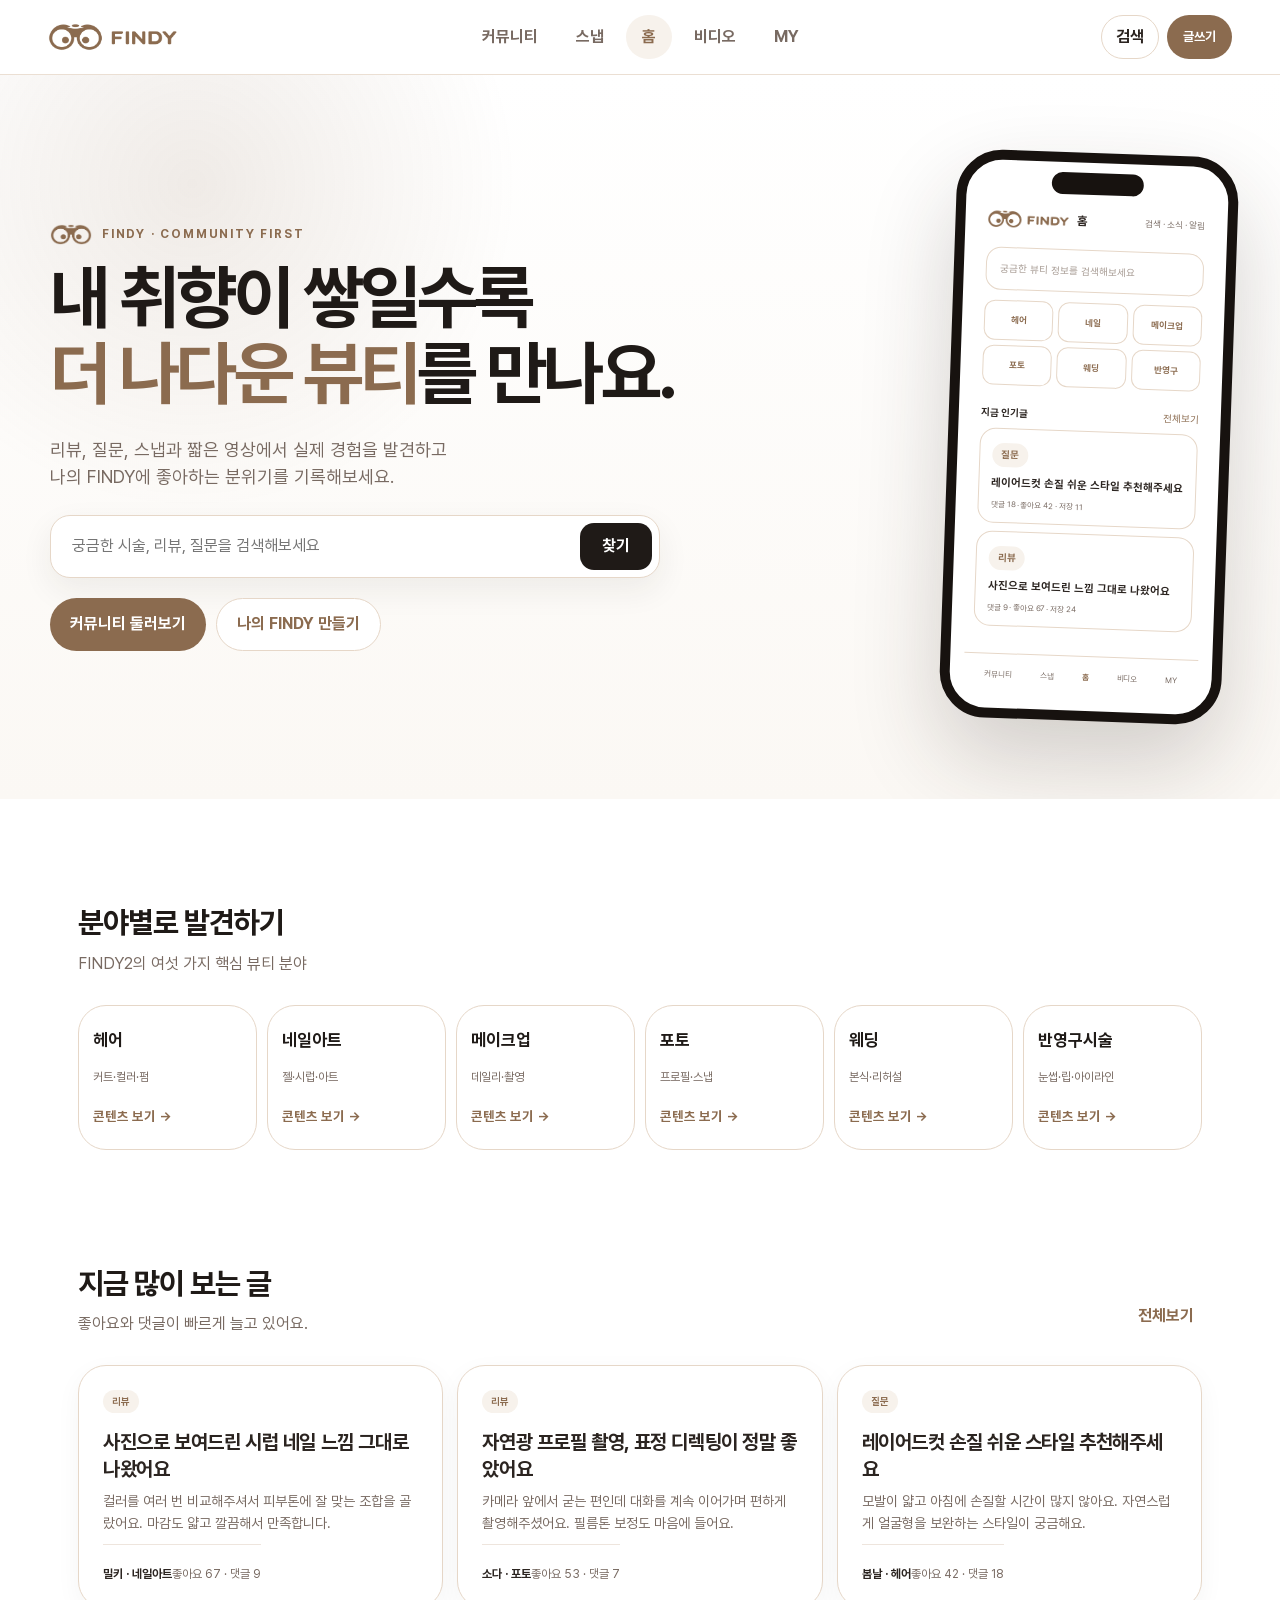
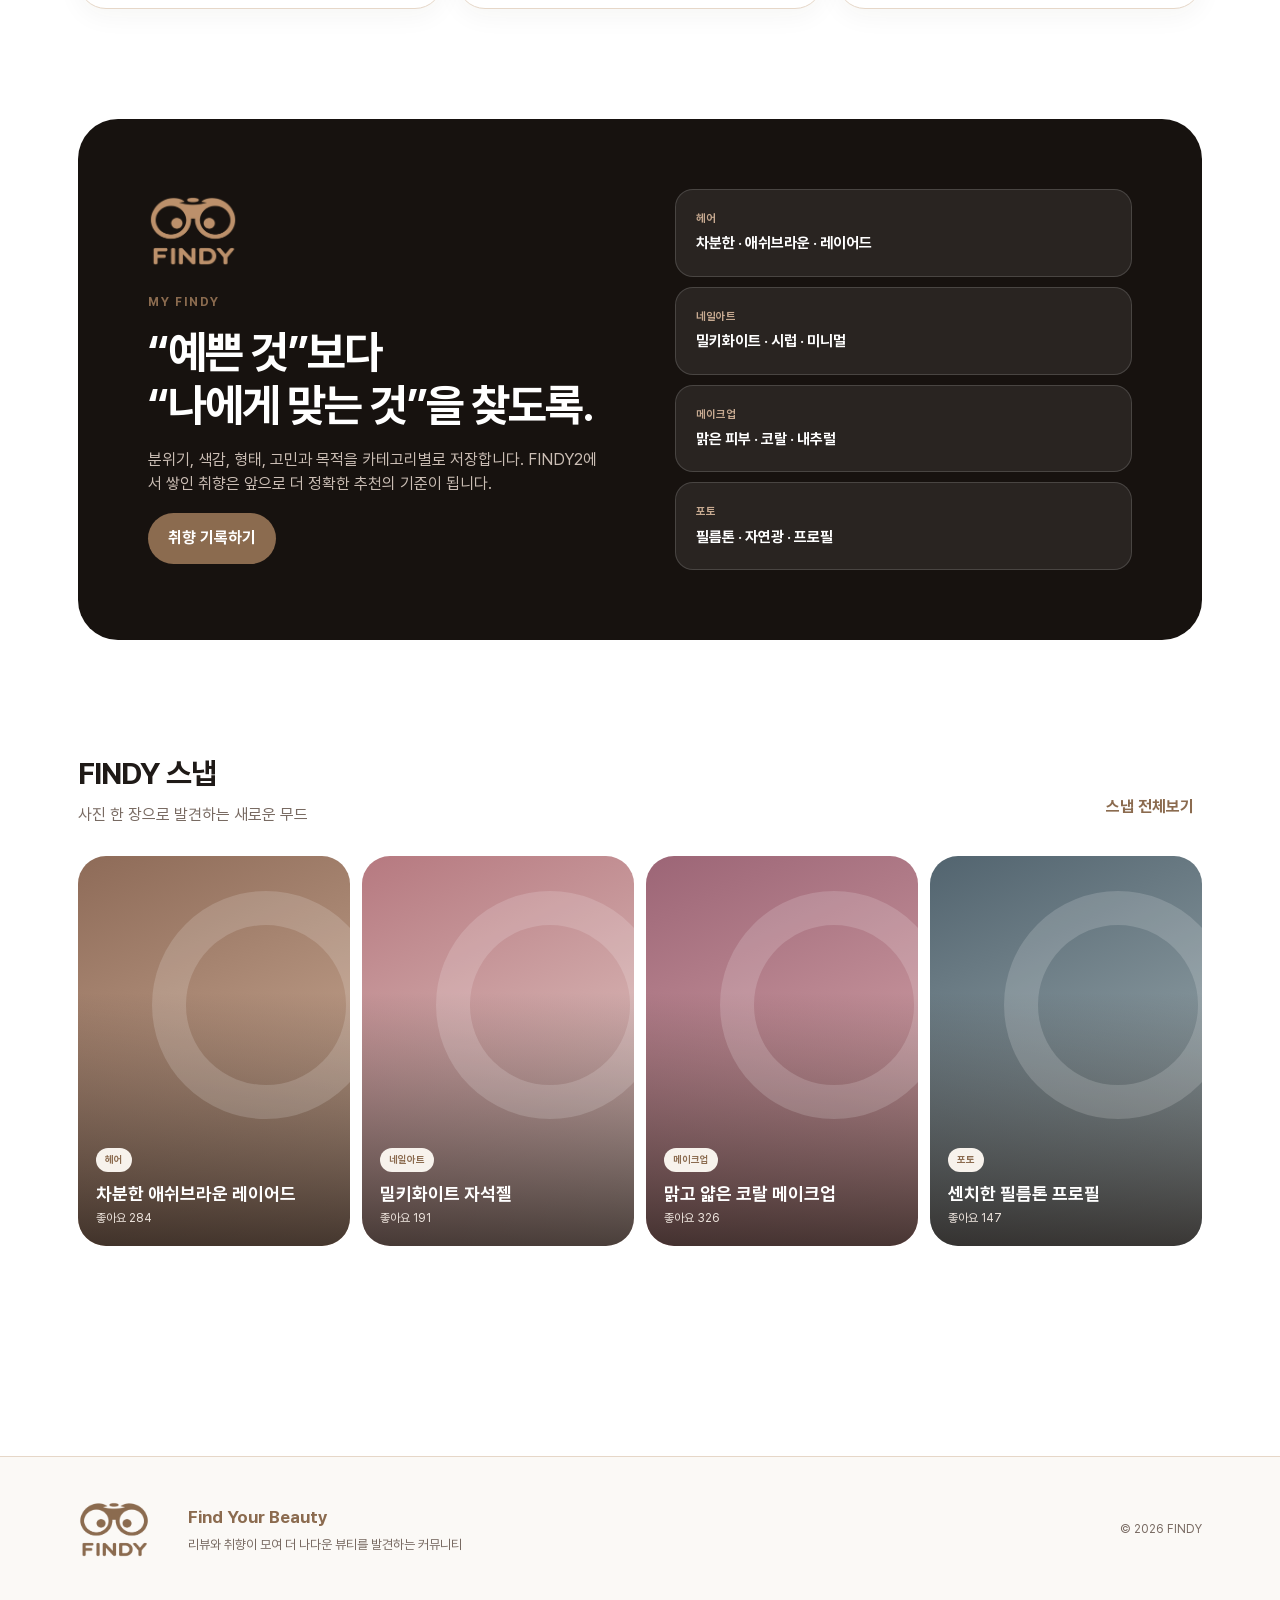
<file: web/index.html>
<!doctype html>
<html lang="ko">
<head>
  <meta charset="utf-8">
  <meta name="viewport" content="width=device-width, initial-scale=1">
  <meta name="theme-color" content="#8b6b4f">
  <meta name="description" content="FINDY2 — 리뷰, 질문, 스냅, 비디오로 취향을 발견하는 뷰티 커뮤니티">
  <title>FINDY2 — Find Your Beauty</title>
  <link rel="icon" href="../assets/164,120,100/transparent/app_logo.png">
  <link rel="stylesheet" href="styles.css?v=20260625">
</head>
<body>
  <a class="skip-link" href="#app-main">본문 바로가기</a>

  <header class="site-header">
    <div class="header-inner">
      <button class="mobile-menu" id="mobile-menu" type="button" aria-label="메뉴 열기">메뉴</button>
      <a class="brand" href="#home" data-route="home" aria-label="FINDY 홈">
        <img src="../assets/app_logo/app_findy_logo_horizontal.png" alt="FINDY">
      </a>
      <nav class="top-nav" id="top-nav" aria-label="주요 메뉴">
        <button type="button" data-route="community">커뮤니티</button>
        <button type="button" data-route="snap">스냅</button>
        <button type="button" class="active" data-route="home">홈</button>
        <button type="button" data-route="video">비디오</button>
        <button type="button" data-route="my">MY</button>
      </nav>
      <div class="header-actions">
        <button class="icon-button" id="search-open" type="button" aria-label="검색 열기">검색</button>
        <button class="primary-button small" id="write-open" type="button">글쓰기</button>
      </div>
    </div>
  </header>

  <main id="app-main">
    <section class="view active" id="view-home" data-view="home">
      <div class="home-hero">
        <div class="hero-copy">
          <div class="hero-brand-line">
            <img src="../assets/app_logo/app_findy_logo_mark.png" alt="">
            <p class="hero-label">FINDY · COMMUNITY FIRST</p>
          </div>
          <h1>내 취향이 쌓일수록<br><em>더 나다운 뷰티</em>를 만나요.</h1>
          <p>리뷰, 질문, 스냅과 짧은 영상에서 실제 경험을 발견하고<br class="desktop-only"> 나의 FINDY에 좋아하는 분위기를 기록해보세요.</p>
          <form class="hero-search" id="hero-search">
            <label class="sr-only" for="hero-search-input">통합 검색</label>
            <input id="hero-search-input" type="search" placeholder="궁금한 시술, 리뷰, 질문을 검색해보세요">
            <button type="submit">찾기</button>
          </form>
          <div class="hero-actions">
            <button class="primary-button" type="button" data-route="community">커뮤니티 둘러보기</button>
            <button class="secondary-button" type="button" data-route="my-findy">나의 FINDY 만들기</button>
          </div>
        </div>

        <div class="phone-preview" aria-label="FINDY2 앱 미리보기">
          <div class="phone-top">
            <div class="mini-brand">
              <img src="../assets/app_logo/app_findy_logo_horizontal.png" alt="FINDY">
              <b>홈</b>
            </div>
            <span>검색 · 소식 · 알림</span>
          </div>
          <div class="phone-search">궁금한 뷰티 정보를 검색해보세요</div>
          <div class="phone-categories" aria-hidden="true">
            <span>헤어</span><span>네일</span><span>메이크업</span>
            <span>포토</span><span>웨딩</span><span>반영구</span>
          </div>
          <div class="phone-section-title"><b>지금 인기글</b><span>전체보기</span></div>
          <article class="phone-post">
            <span class="tag">질문</span>
            <h3>레이어드컷 손질 쉬운 스타일 추천해주세요</h3>
            <p>댓글 18 · 좋아요 42 · 저장 11</p>
          </article>
          <article class="phone-post">
            <span class="tag">리뷰</span>
            <h3>사진으로 보여드린 느낌 그대로 나왔어요</h3>
            <p>댓글 9 · 좋아요 67 · 저장 24</p>
          </article>
          <div class="phone-nav"><span>커뮤니티</span><span>스냅</span><b>홈</b><span>비디오</span><span>MY</span></div>
        </div>
      </div>

      <div class="content-shell">
        <section class="category-section" aria-labelledby="category-title">
          <div class="section-heading">
            <div><h2 id="category-title">분야별로 발견하기</h2><p>FINDY2의 여섯 가지 핵심 뷰티 분야</p></div>
          </div>
          <div class="category-grid" id="home-categories"></div>
        </section>

        <section class="feed-section" aria-labelledby="popular-title">
          <div class="section-heading">
            <div><h2 id="popular-title">지금 많이 보는 글</h2><p>좋아요와 댓글이 빠르게 늘고 있어요.</p></div>
            <button class="text-button" type="button" data-route="community">전체보기</button>
          </div>
          <div class="post-grid" id="home-popular"></div>
        </section>

        <section class="split-section">
          <div class="split-copy">
            <img class="split-brand-logo" src="../assets/app_logo/app_findy_logo_vertical.png" alt="FINDY">
            <p class="hero-label">MY FINDY</p>
            <h2>“예쁜 것”보다<br>“나에게 맞는 것”을 찾도록.</h2>
            <p>분위기, 색감, 형태, 고민과 목적을 카테고리별로 저장합니다. FINDY2에서 쌓인 취향은 앞으로 더 정확한 추천의 기준이 됩니다.</p>
            <button class="primary-button" type="button" data-route="my-findy">취향 기록하기</button>
          </div>
          <div class="preference-preview">
            <div class="preference-row"><span>헤어</span><b>차분한 · 애쉬브라운 · 레이어드</b></div>
            <div class="preference-row"><span>네일아트</span><b>밀키화이트 · 시럽 · 미니멀</b></div>
            <div class="preference-row"><span>메이크업</span><b>맑은 피부 · 코랄 · 내추럴</b></div>
            <div class="preference-row"><span>포토</span><b>필름톤 · 자연광 · 프로필</b></div>
          </div>
        </section>

        <section class="feed-section" aria-labelledby="snap-preview-title">
          <div class="section-heading">
            <div><h2 id="snap-preview-title">FINDY 스냅</h2><p>사진 한 장으로 발견하는 새로운 무드</p></div>
            <button class="text-button" type="button" data-route="snap">스냅 전체보기</button>
          </div>
          <div class="snap-grid compact" id="home-snaps"></div>
        </section>
      </div>
    </section>

    <section class="view page-view" id="view-community" data-view="community">
      <div class="page-hero">
        <img class="page-hero-mark" src="../assets/app_logo/app_findy_logo_mark.png" alt="">
        <p class="hero-label">COMMUNITY</p>
        <h1>리뷰와 질문이 만나는 곳</h1>
        <p>광고보다 실제 경험, 막연한 추천보다 구체적인 취향을 나눠요.</p>
      </div>
      <div class="content-shell narrow">
        <div class="toolbar">
          <div class="segmented" id="community-type">
            <button class="active" type="button" data-type="전체">전체</button>
            <button type="button" data-type="자유">자유</button>
            <button type="button" data-type="리뷰">리뷰</button>
            <button type="button" data-type="질문">질문</button>
          </div>
          <div class="toolbar-right">
            <label>분야
              <select id="community-category"></select>
            </label>
            <label>정렬
              <select id="community-sort">
                <option value="popular">추천순</option>
                <option value="latest">최신순</option>
                <option value="comments">댓글순</option>
              </select>
            </label>
          </div>
        </div>
        <div class="community-layout">
          <div class="community-feed" id="community-feed"></div>
          <aside class="community-aside">
            <div class="aside-card">
              <h2>FINDY2 글쓰기</h2>
              <p>궁금한 점, 솔직한 후기, 가벼운 뷰티 이야기를 남겨보세요.</p>
              <button class="primary-button full" type="button" id="aside-write">새 글 작성</button>
            </div>
            <div class="aside-card">
              <h2>커뮤니티 약속</h2>
              <ul>
                <li>개인정보와 연락처는 적지 않기</li>
                <li>과장·비방보다 구체적인 경험 쓰기</li>
                <li>광고·협찬 여부는 분명하게 표시하기</li>
              </ul>
            </div>
          </aside>
        </div>
      </div>
    </section>

    <section class="view page-view" id="view-snap" data-view="snap">
      <div class="page-hero">
        <img class="page-hero-mark" src="../assets/app_logo/app_findy_logo_mark.png" alt="">
        <p class="hero-label">FINDY SNAP</p>
        <h1>설명보다 빠른 스타일 발견</h1>
        <p>사진을 넘기며 좋아하는 분위기를 저장해보세요.</p>
      </div>
      <div class="content-shell">
        <div class="toolbar">
          <div class="filter-chips" id="snap-filters"></div>
          <button class="primary-button small" type="button" data-write-mode="스냅">스냅 올리기</button>
        </div>
        <div class="snap-grid" id="snap-feed"></div>
      </div>
    </section>

    <section class="view page-view dark-page" id="view-video" data-view="video">
      <div class="page-hero dark">
        <img class="page-hero-mark" src="../assets/app_logo/app_findy_logo_mark.png" alt="">
        <p class="hero-label">FINDY VIDEO</p>
        <h1>짧게 보고, 바로 써먹는 뷰티 팁</h1>
        <p>재생 버튼을 눌러 다음 팁으로 넘겨보세요.</p>
      </div>
      <div class="video-stage">
        <div class="video-card" id="video-card">
          <div class="video-copy">
            <span id="video-category">헤어</span>
            <h2 id="video-title">앞머리 볼륨 30초 만에 살리는 법</h2>
            <p id="video-author">@findy_tip · 좋아요 <b id="video-likes">1,284</b></p>
          </div>
          <button class="play-button" id="video-next" type="button" aria-label="다음 비디오">다음 팁</button>
        </div>
        <div class="video-info">
          <h2>오늘의 짧은 팁</h2>
          <p id="video-description">드라이 방향만 바꿔도 뿌리 볼륨이 훨씬 자연스럽게 살아나요.</p>
          <div class="video-actions">
            <button type="button" id="video-like">좋아요</button>
            <button type="button" id="video-save">저장</button>
            <button type="button" id="video-share">공유</button>
          </div>
        </div>
      </div>
    </section>

    <section class="view page-view" id="view-my" data-view="my">
      <div class="content-shell narrow my-shell">
        <div class="profile-card">
          <div class="avatar"><img src="../assets/app_logo/app_findy_logo_mark.png" alt=""></div>
          <div><h1>FINDY 회원</h1><p>@findy_user · 뷰티 관심 사용자</p></div>
          <button class="secondary-button" type="button" id="profile-edit">프로필 편집</button>
        </div>
        <div class="stat-grid">
          <div><strong id="my-post-count">0</strong><span>내가 쓴 글</span></div>
          <div><strong id="my-like-count">0</strong><span>좋아요</span></div>
          <div><strong id="my-save-count">0</strong><span>저장</span></div>
          <div><strong id="my-preference-count">0</strong><span>나의 FINDY</span></div>
        </div>
        <section class="my-section">
          <div class="section-heading"><div><h2>서비스</h2><p>내 활동과 설정을 한곳에서 관리해요.</p></div></div>
          <div class="service-grid">
            <button type="button" data-my-action="posts"><b>내가 쓴 글</b><span>작성한 콘텐츠 확인</span></button>
            <button type="button" data-my-action="likes"><b>좋아요</b><span>반응한 콘텐츠</span></button>
            <button type="button" data-my-action="saves"><b>저장</b><span>다시 보고 싶은 콘텐츠</span></button>
            <button type="button" data-route="my-findy"><b>나의 FINDY</b><span>카테고리별 취향 기록</span></button>
            <button type="button" data-my-action="settings"><b>설정</b><span>알림과 추천 기준</span></button>
            <button type="button" data-my-action="reservation"><b>내 예약</b><span>FINDY 본서비스에서 제공</span></button>
          </div>
        </section>
        <section class="my-section">
          <div class="section-heading"><div><h2>최근 활동</h2><p>이 브라우저에 저장된 활동입니다.</p></div></div>
          <div id="my-activity" class="activity-list"></div>
        </section>
      </div>
    </section>

    <section class="view page-view" id="view-my-findy" data-view="my-findy">
      <div class="page-hero">
        <img class="page-hero-mark" src="../assets/app_logo/app_findy_logo_mark.png" alt="">
        <p class="hero-label">MY FINDY</p>
        <h1>좋아하는 분위기를 말해주세요</h1>
        <p>카테고리별 취향은 브라우저에 저장되고, 나중에 FINDY 추천의 기준이 됩니다.</p>
      </div>
      <div class="content-shell narrow">
        <div class="preference-tabs" id="preference-tabs"></div>
        <form class="preference-form" id="preference-form">
          <div class="form-block">
            <label for="preference-mood">원하는 분위기</label>
            <input id="preference-mood" maxlength="80" placeholder="예: 차분하고 세련된 느낌">
            <div class="suggestion-chips" id="mood-suggestions"></div>
          </div>
          <div class="form-block">
            <label for="preference-color">좋아하는 색감·톤</label>
            <input id="preference-color" maxlength="80" placeholder="예: 애쉬브라운, 밀키화이트">
            <div class="suggestion-chips" id="color-suggestions"></div>
          </div>
          <div class="form-block">
            <label for="preference-purpose">목적 또는 고민</label>
            <textarea id="preference-purpose" maxlength="240" placeholder="예: 손질이 쉽고 얼굴형을 자연스럽게 보완하고 싶어요."></textarea>
          </div>
          <button class="primary-button full" type="submit">나의 FINDY 저장</button>
        </form>
      </div>
    </section>

    <section class="view page-view" id="view-search" data-view="search">
      <div class="content-shell narrow search-page">
        <button class="text-button" type="button" data-route="home">← 홈으로</button>
        <img class="search-brand-logo" src="../assets/app_logo/app_findy_logo_horizontal.png" alt="FINDY">
        <h1>FINDY2 통합 검색</h1>
        <form class="search-form" id="search-form">
          <input id="search-input" type="search" placeholder="검색어를 입력하세요" autocomplete="off">
          <button class="primary-button" type="submit">검색</button>
        </form>
        <div class="recent-searches" id="recent-searches"></div>
        <div class="search-results" id="search-results"></div>
      </div>
    </section>
  </main>

  <footer class="site-footer">
    <div class="footer-inner">
      <img class="footer-logo" src="../assets/app_logo/app_findy_logo_vertical.png" alt="FINDY">
      <div>
        <b>Find Your Beauty</b>
        <p>리뷰와 취향이 모여 더 나다운 뷰티를 발견하는 커뮤니티</p>
      </div>
      <span>© 2026 FINDY</span>
    </div>
  </footer>

  <nav class="bottom-nav" aria-label="모바일 주요 메뉴">
    <button type="button" data-route="community">커뮤니티</button>
    <button type="button" data-route="snap">스냅</button>
    <button class="active" type="button" data-route="home">홈</button>
    <button type="button" data-route="video">비디오</button>
    <button type="button" data-route="my">MY</button>
  </nav>

  <div class="modal-backdrop" id="write-modal" hidden>
    <section class="modal" role="dialog" aria-modal="true" aria-labelledby="write-title">
      <div class="modal-header">
        <div class="modal-title-brand">
          <img src="../assets/app_logo/app_findy_logo_mark.png" alt="">
          <div><p class="hero-label">CREATE</p><h2 id="write-title">새 글 작성</h2></div>
        </div>
        <button class="modal-close" type="button" data-modal-close>닫기</button>
      </div>
      <form id="write-form">
        <div class="form-row">
          <label>글 종류
            <select id="write-type">
              <option>질문</option><option>리뷰</option><option>자유</option><option>스냅</option><option>비디오</option>
            </select>
          </label>
          <label>뷰티 분야
            <select id="write-category"></select>
          </label>
        </div>
        <label>제목
          <input id="write-title-input" maxlength="60" required placeholder="내용이 잘 드러나는 제목을 입력하세요">
        </label>
        <label>내용
          <textarea id="write-content" maxlength="500" required placeholder="개인정보 없이 구체적인 경험이나 질문을 적어주세요."></textarea>
        </label>
        <p class="form-notice">본명, 전화번호, 주소, SNS ID 등 개인정보는 입력하지 마세요.</p>
        <button class="primary-button full" type="submit">등록하기</button>
      </form>
    </section>
  </div>

  <div class="modal-backdrop" id="detail-modal" hidden>
    <section class="modal detail-modal" role="dialog" aria-modal="true" aria-labelledby="detail-title">
      <div class="modal-header">
        <div class="modal-title-brand">
          <img src="../assets/app_logo/app_findy_logo_mark.png" alt="">
          <div><span class="tag" id="detail-tag">질문</span><h2 id="detail-title">게시글</h2></div>
        </div>
        <button class="modal-close" type="button" data-modal-close>닫기</button>
      </div>
      <p class="detail-meta" id="detail-meta"></p>
      <p class="detail-content" id="detail-content"></p>
      <div class="detail-actions">
        <button type="button" id="detail-like">좋아요</button>
        <button type="button" id="detail-save">저장</button>
        <button type="button" id="detail-comment">댓글</button>
      </div>
    </section>
  </div>

  <div class="toast" id="toast" role="status" aria-live="polite"></div>

  <script src="app.js?v=20260625"></script>
</body>
</html>
</file>
<file: web/styles.css>
@font-face{font-family:Pretendard;src:url("../assets/Pretendard/Pretendard-Regular.ttf") format("truetype");font-weight:400;font-display:swap}
@font-face{font-family:Pretendard;src:url("../assets/Pretendard/Pretendard-Bold.ttf") format("truetype");font-weight:700 900;font-display:swap}
:root{--brand:#8b6b4f;--brand-dark:#694d36;--brand-soft:#f7f2ec;--line:#e6d7c8;--ink:#2b2420;--strong:#1f1a17;--muted:#786a62;--paper:#fff;--wash:#fbf9f6;--dark:#17120f;--shadow:0 18px 50px rgba(43,36,32,.1);--r-sm:12px;--r-md:18px;--r-lg:28px;--r-xl:40px}
*{box-sizing:border-box}html{scroll-behavior:smooth}body{margin:0;background:var(--paper);color:var(--ink);font-family:Pretendard,-apple-system,BlinkMacSystemFont,"Segoe UI",sans-serif;line-height:1.55;-webkit-font-smoothing:antialiased}button,input,select,textarea{font:inherit;color:inherit}button{cursor:pointer}img{max-width:100%;display:block}.sr-only{position:absolute;width:1px;height:1px;padding:0;margin:-1px;overflow:hidden;clip:rect(0,0,0,0);white-space:nowrap;border:0}.skip-link{position:fixed;left:16px;top:-60px;z-index:999;background:var(--strong);color:#fff;padding:10px 16px;border-radius:10px}.skip-link:focus{top:16px}
.site-header{position:sticky;top:0;z-index:100;background:rgba(255,255,255,.92);border-bottom:1px solid rgba(230,215,200,.8);backdrop-filter:blur(18px)}.header-inner{height:74px;max-width:1240px;margin:auto;padding:0 28px;display:grid;grid-template-columns:180px 1fr 180px;align-items:center;gap:20px}.brand{display:flex;align-items:center;width:max-content;text-decoration:none}.brand img{width:102px}.brand span{margin-left:4px;color:var(--brand);font-size:13px;font-weight:900;align-self:flex-start}.top-nav{display:flex;justify-content:center;gap:6px}.top-nav button,.bottom-nav button{border:0;background:transparent;color:var(--muted);font-weight:800;padding:10px 16px;border-radius:999px}.top-nav button:hover,.top-nav button.active{background:var(--brand-soft);color:var(--brand)}.header-actions{display:flex;justify-content:flex-end;gap:8px}.icon-button,.mobile-menu{border:1px solid var(--line);background:#fff;border-radius:999px;padding:9px 14px;font-weight:800}.mobile-menu{display:none}.primary-button,.secondary-button,.text-button{border:0;border-radius:999px;padding:13px 20px;font-weight:900;transition:transform .18s ease,background .18s ease}.primary-button{background:var(--brand);color:#fff}.primary-button:hover{background:var(--brand-dark);transform:translateY(-2px)}.primary-button.small{padding:9px 16px;font-size:13px}.primary-button.full{width:100%}.secondary-button{background:#fff;color:var(--brand);border:1px solid var(--line)}.secondary-button:hover{background:var(--brand-soft)}.text-button{background:transparent;color:var(--brand);padding:8px}.view{display:none}.view.active{display:block}
.home-hero{min-height:690px;padding:78px max(32px,calc((100vw - 1180px)/2));display:grid;grid-template-columns:1.05fr .75fr;align-items:center;gap:80px;background:radial-gradient(circle at 15% 15%,rgba(139,107,79,.13),transparent 26%),linear-gradient(180deg,#fff 0%,#fbf8f4 100%);overflow:hidden}.hero-label{margin:0 0 14px;color:var(--brand);font-size:12px;font-weight:900;letter-spacing:.15em}.hero-copy h1,.page-hero h1{margin:0;color:var(--strong);font-size:clamp(44px,5.5vw,76px);line-height:1.08;letter-spacing:-.055em}.hero-copy h1 em{color:var(--brand);font-style:normal}.hero-copy>p:not(.hero-label){font-size:18px;color:var(--muted);margin:24px 0}.hero-search{display:flex;max-width:610px;padding:7px;border:1px solid var(--line);background:#fff;border-radius:20px;box-shadow:0 12px 32px rgba(43,36,32,.07)}.hero-search input{min-width:0;flex:1;border:0;outline:0;padding:11px 14px;background:transparent}.hero-search button{border:0;background:var(--strong);color:#fff;border-radius:14px;padding:0 22px;font-weight:900}.hero-actions{display:flex;gap:10px;margin-top:20px}
.phone-preview{position:relative;max-width:390px;justify-self:end;padding:24px 22px 74px;border:10px solid var(--dark);border-radius:46px;background:#fff;box-shadow:0 40px 90px rgba(43,36,32,.2);transform:rotate(2deg)}.phone-preview:before{content:"";position:absolute;top:10px;left:50%;width:92px;height:22px;transform:translateX(-50%);border-radius:999px;background:var(--dark)}.phone-top{padding-top:26px;display:flex;align-items:center;justify-content:space-between;font-size:9px;color:var(--muted)}.mini-brand{display:flex;align-items:center;gap:8px;color:var(--ink);font-size:12px}.mini-brand img{width:70px}.phone-search{margin:18px 0 10px;padding:13px;border:1px solid var(--line);border-radius:15px;color:#a3978f;font-size:10px}.phone-categories{display:grid;grid-template-columns:repeat(3,1fr);gap:5px}.phone-categories span{padding:12px 4px;text-align:center;border:1px solid var(--line);border-radius:11px;color:var(--brand);font-size:9px;font-weight:800}.phone-section-title{display:flex;justify-content:space-between;margin:20px 0 8px;font-size:10px}.phone-section-title span{color:var(--brand)}.phone-post{padding:12px;margin:8px 0;border:1px solid var(--line);border-radius:16px}.phone-post h3{font-size:11px;margin:7px 0}.phone-post p{font-size:8px;color:var(--muted);margin:0}.tag{display:inline-flex;align-items:center;width:max-content;padding:4px 9px;border-radius:999px;background:var(--brand-soft);color:var(--brand);font-size:10px;font-weight:900}.phone-nav{position:absolute;left:14px;right:14px;bottom:14px;display:flex;justify-content:space-around;padding:14px 6px;border-top:1px solid var(--line);font-size:8px;color:var(--muted)}.phone-nav b{color:var(--brand)}
.content-shell{max-width:1180px;margin:auto;padding:100px 28px}.content-shell.narrow{max-width:1000px}.section-heading{display:flex;align-items:flex-end;justify-content:space-between;gap:24px;margin-bottom:28px}.section-heading h2{margin:0;color:var(--strong);font-size:30px;letter-spacing:-.035em}.section-heading p{margin:6px 0 0;color:var(--muted)}.category-section,.feed-section{margin-bottom:110px}.category-grid{display:grid;grid-template-columns:repeat(6,1fr);gap:10px}.category-card{min-height:145px;padding:20px 14px;border:1px solid var(--line);background:#fff;border-radius:var(--r-lg);text-align:left;transition:.2s ease}.category-card:hover{background:var(--brand-soft);border-color:var(--brand);transform:translateY(-4px)}.category-card b{display:block;font-size:17px;margin-bottom:10px;color:var(--strong)}.category-card span{font-size:12px;color:var(--muted)}.category-card small{display:block;margin-top:18px;color:var(--brand);font-weight:900}.post-grid{display:grid;grid-template-columns:repeat(3,1fr);gap:14px}.post-card{display:flex;flex-direction:column;min-height:244px;padding:24px;border:1px solid var(--line);border-radius:var(--r-lg);background:#fff;text-align:left;box-shadow:0 8px 26px rgba(43,36,32,.045);transition:.2s ease}.post-card:hover{transform:translateY(-4px);box-shadow:var(--shadow)}.post-card h3{margin:16px 0 8px;font-size:20px;line-height:1.35;letter-spacing:-.02em}.post-card>p{margin:0;color:var(--muted);font-size:14px;display:-webkit-box;-webkit-line-clamp:2;-webkit-box-orient:vertical;overflow:hidden}.post-meta{display:flex;justify-content:space-between;margin-top:auto;padding-top:20px;border-top:1px solid #eee5dd;color:var(--muted);font-size:12px}.post-author{font-weight:800;color:var(--ink)}.split-section{margin:0 0 110px;padding:70px;display:grid;grid-template-columns:1fr 1fr;gap:70px;align-items:center;background:var(--dark);border-radius:var(--r-xl);color:#fff}.split-copy h2{font-size:45px;line-height:1.18;letter-spacing:-.045em;margin:0}.split-copy>p:not(.hero-label){color:#cbbeb5}.preference-preview{display:grid;gap:10px}.preference-row{padding:20px;background:rgba(255,255,255,.08);border:1px solid rgba(255,255,255,.15);border-radius:18px}.preference-row span{display:block;color:#c7aa91;font-size:11px;font-weight:900;margin-bottom:4px}.preference-row b{font-size:15px}.snap-grid{display:grid;grid-template-columns:repeat(4,1fr);gap:12px}.snap-grid.compact{grid-template-columns:repeat(4,1fr)}.snap-card{position:relative;min-height:390px;padding:18px;display:flex;align-items:flex-end;border:0;border-radius:var(--r-lg);overflow:hidden;color:#fff;text-align:left;background:linear-gradient(155deg,var(--snap-a),var(--snap-b));isolation:isolate}.snap-card:before{content:"";position:absolute;inset:0;background:linear-gradient(180deg,transparent 35%,rgba(20,12,8,.75));z-index:-1}.snap-card:after{content:"";position:absolute;width:160px;height:160px;right:-30px;top:35px;border:34px solid rgba(255,255,255,.16);border-radius:50%;z-index:-1}.snap-card h3{font-size:18px;line-height:1.3;margin:10px 0 4px}.snap-card p{margin:0;font-size:12px;color:#efe6df}
.page-hero{padding:90px 28px 80px;text-align:center;background:var(--wash);border-bottom:1px solid var(--line)}.page-hero h1{font-size:clamp(40px,5vw,64px)}.page-hero>p:not(.hero-label){color:var(--muted);font-size:17px}.toolbar{display:flex;align-items:center;justify-content:space-between;gap:16px;margin-bottom:30px}.segmented,.filter-chips,.preference-tabs,.suggestion-chips{display:flex;gap:7px;flex-wrap:wrap}.segmented button,.filter-chips button,.preference-tabs button,.suggestion-chips button{border:1px solid var(--line);background:#fff;border-radius:999px;padding:9px 15px;font-weight:800;font-size:13px}.segmented button.active,.filter-chips button.active,.preference-tabs button.active,.suggestion-chips button.active{background:var(--brand);color:#fff;border-color:var(--brand)}.toolbar-right{display:flex;gap:10px}.toolbar label{display:flex;align-items:center;gap:7px;font-size:12px;font-weight:800;color:var(--muted)}select{border:1px solid var(--line);background:#fff;border-radius:12px;padding:9px}.community-layout{display:grid;grid-template-columns:minmax(0,1fr) 260px;gap:24px}.community-feed{display:grid;gap:12px}.community-card{padding:25px;border:1px solid var(--line);border-radius:var(--r-lg);background:#fff}.community-card h2{margin:12px 0 8px;font-size:21px}.community-card>p{margin:0;color:var(--muted)}.community-card .post-meta{margin-top:18px}.community-aside{display:grid;align-content:start;gap:12px;position:sticky;top:96px}.aside-card{padding:23px;border:1px solid var(--line);border-radius:var(--r-lg);background:var(--wash)}.aside-card h2{margin:0 0 10px;font-size:18px}.aside-card p,.aside-card li{font-size:13px;color:var(--muted)}.aside-card ul{padding-left:18px;margin:0}.aside-card li+li{margin-top:8px}
.dark-page{min-height:calc(100vh - 74px);background:#0d0a08;color:#fff}.page-hero.dark{background:#0d0a08;border:0}.page-hero.dark h1{color:#fff}.page-hero.dark>p:not(.hero-label){color:#b9aba2}.video-stage{max-width:1050px;margin:auto;padding:10px 28px 100px;display:grid;grid-template-columns:minmax(0,1.5fr) .7fr;gap:24px}.video-card{position:relative;min-height:590px;padding:36px;display:flex;align-items:flex-end;border:1px solid #44362d;border-radius:36px;background:radial-gradient(circle at 65% 30%,rgba(212,174,138,.45),transparent 24%),linear-gradient(150deg,#6d4d38,#1d1612 62%);overflow:hidden}.video-card:before{content:"";position:absolute;width:280px;height:280px;border:70px solid rgba(255,255,255,.08);border-radius:50%;top:80px;right:90px}.video-copy{position:relative;z-index:1}.video-copy span{font-weight:900;color:#e7c4a5}.video-copy h2{max-width:620px;font-size:42px;line-height:1.1;margin:10px 0}.video-copy p{color:#d8cbc3}.play-button{position:absolute;right:30px;top:30px;border:1px solid rgba(255,255,255,.35);background:rgba(255,255,255,.12);color:#fff;border-radius:999px;padding:13px 18px;font-weight:900;backdrop-filter:blur(10px)}.video-info{padding:32px;border:1px solid #44362d;border-radius:32px;background:#17120f}.video-info h2{margin-top:0}.video-info p{color:#b9aba2}.video-actions{display:grid;gap:9px;margin-top:30px}.video-actions button{border:1px solid #514239;background:#211a16;color:#fff;border-radius:14px;padding:13px;font-weight:800}.video-actions button.active{background:var(--brand);border-color:var(--brand)}
.my-shell{padding-top:64px}.profile-card{display:flex;align-items:center;gap:16px;padding:28px;border:1px solid var(--line);border-radius:var(--r-lg);background:#fff}.profile-card .avatar{width:68px;height:68px;display:grid;place-items:center;border-radius:23px;background:var(--brand);color:#fff;font-size:24px;font-weight:900}.profile-card h1{margin:0;font-size:23px}.profile-card p{margin:3px 0;color:var(--muted)}.profile-card button{margin-left:auto}.stat-grid{display:grid;grid-template-columns:repeat(4,1fr);margin:14px 0 55px;border:1px solid var(--line);border-radius:var(--r-lg);overflow:hidden}.stat-grid div{padding:22px;text-align:center}.stat-grid div+div{border-left:1px solid var(--line)}.stat-grid strong,.stat-grid span{display:block}.stat-grid strong{font-size:25px;color:var(--brand)}.stat-grid span{font-size:12px;color:var(--muted)}.my-section{margin-bottom:55px}.service-grid{display:grid;grid-template-columns:repeat(3,1fr);gap:10px}.service-grid button{padding:24px;text-align:left;border:1px solid var(--line);border-radius:var(--r-md);background:#fff}.service-grid button:hover{background:var(--brand-soft)}.service-grid b,.service-grid span{display:block}.service-grid span{font-size:12px;color:var(--muted);margin-top:5px}.activity-list{display:grid;gap:8px}.activity-item{display:flex;justify-content:space-between;padding:18px;border-bottom:1px solid var(--line)}.activity-item span{color:var(--muted);font-size:13px}
.preference-form{margin-top:24px;padding:34px;border:1px solid var(--line);border-radius:var(--r-lg);background:var(--wash)}.form-block{margin-bottom:27px}.form-block label,.modal label{display:block;font-weight:900;margin-bottom:9px}.form-block input,.form-block textarea,.modal input,.modal textarea,.modal select,.search-form input{width:100%;border:1px solid var(--line);border-radius:15px;background:#fff;padding:14px;outline:0}.form-block textarea,.modal textarea{min-height:130px;resize:vertical}.form-block input:focus,.form-block textarea:focus,.modal input:focus,.modal textarea:focus,.search-form input:focus{border-color:var(--brand);box-shadow:0 0 0 3px rgba(139,107,79,.1)}.suggestion-chips{margin-top:10px}.suggestion-chips button{padding:7px 11px;font-size:11px}.search-page{padding-top:60px}.search-page h1{font-size:43px;margin:28px 0 20px}.search-form{display:flex;gap:9px}.search-form input{flex:1}.recent-searches{display:flex;gap:7px;flex-wrap:wrap;margin:20px 0 40px}.recent-searches button{border:1px solid var(--line);background:#fff;border-radius:999px;padding:7px 12px}.search-results{display:grid;gap:12px}
.bottom-nav{display:none}.modal-backdrop{position:fixed;inset:0;z-index:300;display:grid;place-items:center;padding:20px;background:rgba(31,26,23,.55);backdrop-filter:blur(8px)}.modal-backdrop[hidden]{display:none}.modal{width:min(650px,100%);max-height:90vh;overflow:auto;padding:30px;border-radius:30px;background:#fff;box-shadow:var(--shadow)}.modal-header{display:flex;justify-content:space-between;align-items:flex-start;margin-bottom:24px}.modal-header h2{margin:0;font-size:28px}.modal-close{border:1px solid var(--line);background:#fff;border-radius:999px;padding:8px 13px;font-weight:800}.modal form{display:grid;gap:17px}.form-row{display:grid;grid-template-columns:1fr 1fr;gap:12px}.form-notice{margin:0;padding:12px;border-radius:12px;background:#fff2ef;color:#a44b3e;font-size:12px}.detail-content{white-space:pre-line;font-size:17px;line-height:1.8}.detail-meta{color:var(--muted)}.detail-actions{display:flex;gap:8px;margin-top:26px}.detail-actions button{border:1px solid var(--line);background:#fff;border-radius:999px;padding:10px 16px;font-weight:800}.detail-actions button.active{background:var(--brand);color:#fff}.toast{position:fixed;left:50%;bottom:28px;z-index:500;transform:translate(-50%,30px);padding:12px 20px;border-radius:999px;background:var(--strong);color:#fff;font-weight:800;opacity:0;pointer-events:none;transition:.25s ease}.toast.show{opacity:1;transform:translate(-50%,0)}
@media (max-width:980px){.header-inner{grid-template-columns:140px 1fr 140px}.top-nav button{padding:9px}.home-hero{grid-template-columns:1fr .75fr;gap:30px}.category-grid{grid-template-columns:repeat(3,1fr)}.post-grid{grid-template-columns:repeat(2,1fr)}.snap-grid,.snap-grid.compact{grid-template-columns:repeat(2,1fr)}.split-section{padding:48px;gap:35px}.community-layout{grid-template-columns:1fr}.community-aside{position:static;grid-template-columns:1fr 1fr}.video-stage{grid-template-columns:1fr}.video-info{display:grid;grid-template-columns:1fr 1fr;gap:20px}.video-actions{margin:0}.service-grid{grid-template-columns:repeat(2,1fr)}}
@media (max-width:720px){body{padding-bottom:68px}.site-header{top:0}.header-inner{height:62px;padding:0 16px;grid-template-columns:1fr auto 1fr}.brand{justify-self:center}.brand img{width:88px}.mobile-menu{display:block;justify-self:start;font-size:12px;padding:7px 10px}.top-nav{display:none;position:absolute;top:61px;left:12px;right:12px;padding:10px;flex-direction:column;background:#fff;border:1px solid var(--line);border-radius:18px;box-shadow:var(--shadow)}.top-nav.open{display:flex}.header-actions .icon-button{display:none}.header-actions{justify-self:end}.header-actions .primary-button{font-size:11px;padding:8px 11px}.home-hero{min-height:auto;padding:54px 20px 72px;display:block}.hero-copy h1{font-size:44px}.hero-copy>p:not(.hero-label){font-size:15px}.desktop-only{display:none}.hero-search{border-radius:16px}.hero-search button{padding:0 16px}.hero-actions{flex-direction:column}.phone-preview{display:none}.content-shell{padding:70px 18px}.section-heading{align-items:flex-start}.section-heading h2{font-size:26px}.section-heading p{font-size:13px}.category-section,.feed-section{margin-bottom:75px}.category-grid{grid-template-columns:repeat(2,1fr)}.category-card{min-height:128px}.post-grid{grid-template-columns:1fr}.split-section{margin:0 0 75px;padding:35px 24px;grid-template-columns:1fr;border-radius:28px}.split-copy h2{font-size:34px}.snap-grid,.snap-grid.compact{grid-template-columns:repeat(2,1fr);gap:8px}.snap-card{min-height:280px;padding:14px}.page-hero{padding:60px 20px 50px}.page-hero h1{font-size:40px}.toolbar{align-items:flex-start;flex-direction:column}.toolbar-right{width:100%}.toolbar-right label{flex:1}.toolbar-right select{min-width:0;width:100%}.community-aside{grid-template-columns:1fr}.video-stage{padding:0 14px 70px}.video-card{min-height:540px;padding:25px;border-radius:26px}.video-copy h2{font-size:35px}.video-info{display:block}.profile-card{align-items:flex-start;flex-wrap:wrap}.profile-card button{width:100%;margin:0}.stat-grid{grid-template-columns:repeat(2,1fr)}.stat-grid div:nth-child(3){border-left:0;border-top:1px solid var(--line)}.stat-grid div:nth-child(4){border-top:1px solid var(--line)}.service-grid{grid-template-columns:1fr}.bottom-nav{position:fixed;left:0;right:0;bottom:0;z-index:150;height:68px;display:flex;align-items:center;justify-content:space-around;background:rgba(255,255,255,.96);border-top:1px solid var(--line);backdrop-filter:blur(16px)}.bottom-nav button{padding:10px 7px;font-size:11px}.bottom-nav button.active{color:var(--brand)}.form-row{grid-template-columns:1fr}.modal{padding:23px;border-radius:24px}.search-page h1{font-size:34px}.search-form{flex-direction:column}.preference-form{padding:24px 18px}}
@media (prefers-reduced-motion:reduce){*{scroll-behavior:auto!important;transition:none!important}}

/* FINDY brand asset placement */
.brand img{width:130px;height:auto}.hero-brand-line{display:flex;align-items:center;gap:10px;margin-bottom:14px}.hero-brand-line img{width:42px;height:22px;object-fit:contain}.hero-brand-line .hero-label{margin:0}.mini-brand img{width:82px;height:auto}.split-brand-logo{width:90px;height:auto;margin-bottom:26px;filter:brightness(1.35)}.page-hero{position:relative;overflow:hidden}.page-hero-mark{width:70px;height:36px;object-fit:contain;margin:0 auto 15px;opacity:.88}.page-hero:after{content:"";position:absolute;right:-45px;bottom:-55px;width:230px;height:118px;background:url("../assets/app_logo/app_findy_logo_mark.png") center/contain no-repeat;opacity:.035;pointer-events:none}.page-hero.dark .page-hero-mark{filter:brightness(1.7);opacity:.72}.profile-card .avatar{background:var(--brand-soft);border:1px solid var(--line);overflow:hidden}.profile-card .avatar img{width:49px;height:27px;object-fit:contain}.search-brand-logo{width:150px;height:auto;margin:34px 0 8px}.site-footer{border-top:1px solid var(--line);background:var(--wash)}.footer-inner{max-width:1180px;margin:auto;padding:44px 28px;display:grid;grid-template-columns:86px 1fr auto;align-items:center;gap:24px}.footer-logo{width:72px;height:auto}.footer-inner b{font-size:17px;color:var(--brand)}.footer-inner p{margin:4px 0 0;color:var(--muted);font-size:13px}.footer-inner>span{color:var(--muted);font-size:12px}.modal-title-brand{display:flex;align-items:center;gap:13px}.modal-title-brand>img{width:45px;height:24px;object-fit:contain;padding:5px;background:var(--brand-soft);border:1px solid var(--line);border-radius:10px}.modal-title-brand .hero-label{margin-bottom:3px}

@media (max-width:720px){.brand img{width:106px}.hero-brand-line img{width:36px}.split-brand-logo{width:76px;margin-bottom:20px}.page-hero-mark{width:58px;height:30px;margin-bottom:12px}.page-hero:after{width:150px;height:76px;right:-38px;bottom:-32px}.search-brand-logo{width:126px;margin-top:28px}.footer-inner{padding:35px 20px 92px;grid-template-columns:58px 1fr}.footer-logo{width:52px}.footer-inner>span{grid-column:1/-1}.modal-title-brand>img{width:40px}}

/* PDF 보고서용 전체 페이지 캡처에서는 고정 요소의 반복을 방지한다. */
.report-capture{scroll-behavior:auto}
.report-capture .site-header{position:static}
.report-capture .community-aside{position:static}
@media (max-width:720px){
  .report-capture body{padding-bottom:0}
  .report-capture .bottom-nav{position:static}
}
</file>
